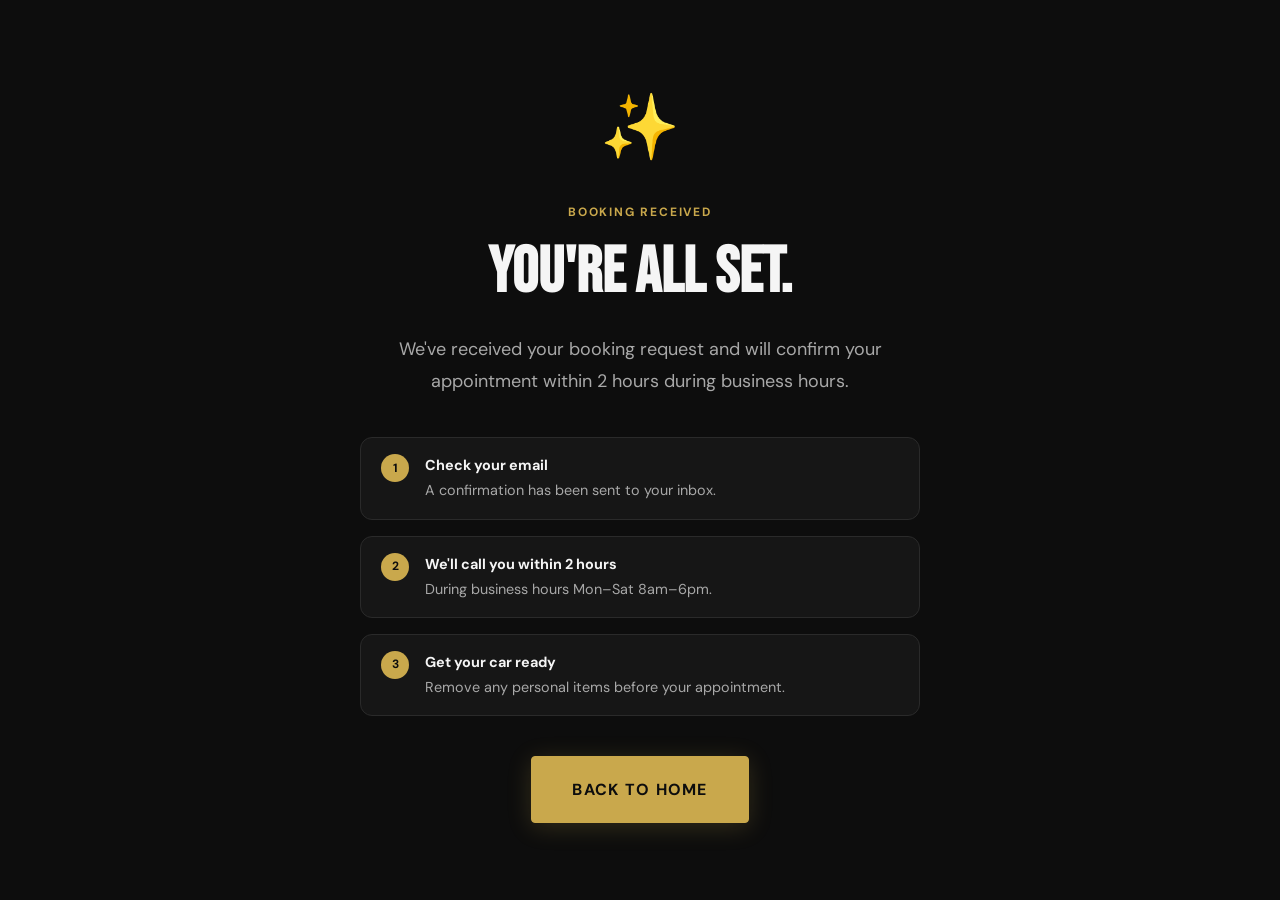
<file: thank-you.html>
<!DOCTYPE html>
<html lang="en">
<head>
  <meta charset="UTF-8" />
  <meta name="viewport" content="width=device-width, initial-scale=1.0"/>
  <title>Booking Received — Luxe Detail</title>
  <link rel="preconnect" href="https://fonts.googleapis.com">
  <link rel="preconnect" href="https://fonts.gstatic.com" crossorigin>
  <link href="https://fonts.googleapis.com/css2?family=Bebas+Neue&family=DM+Sans:wght@400;500;700&display=swap" rel="stylesheet">
  <link rel="stylesheet" href="foundation.css" />
  <style>
    body {
      min-height: 100vh;
      display: flex;
      align-items: center;
      justify-content: center;
      text-align: center;
      padding: 2rem;
    }
    .thankyou {
      max-width: 560px;
    }
    .thankyou__icon {
      font-size: 4rem;
      margin-bottom: 1.5rem;
    }
    .thankyou__label {
      display: block;
      font-size: 0.75rem;
      font-weight: 700;
      letter-spacing: 0.15em;
      text-transform: uppercase;
      color: var(--color-gold);
      margin-bottom: 1rem;
    }
    .thankyou__title {
      font-family: var(--font-display);
      font-size: clamp(2.5rem, 6vw, 4rem);
      color: var(--color-text-primary);
      line-height: 1.1;
      margin-bottom: 1.5rem;
    }
    .thankyou__body {
      font-size: 1.125rem;
      color: var(--color-text-secondary);
      line-height: 1.8;
      margin-bottom: 2.5rem;
    }
    .thankyou__steps {
      display: flex;
      flex-direction: column;
      gap: 1rem;
      margin-bottom: 2.5rem;
      text-align: left;
    }
    .thankyou__step {
      display: flex;
      align-items: flex-start;
      gap: 1rem;
      background: var(--color-surface);
      border: 1px solid var(--color-border);
      border-radius: 12px;
      padding: 1rem 1.25rem;
    }
    .thankyou__step-num {
      width: 28px;
      height: 28px;
      background: var(--color-gold);
      color: var(--color-text-inverse);
      border-radius: 50%;
      display: flex;
      align-items: center;
      justify-content: center;
      font-size: 0.75rem;
      font-weight: 700;
      flex-shrink: 0;
    }
    .thankyou__step-text {
      font-size: 0.9rem;
      color: var(--color-text-secondary);
      line-height: 1.6;
    }
    .thankyou__step-text strong {
      color: var(--color-text-primary);
      display: block;
      margin-bottom: 2px;
    }
  </style>
</head>
<body>
  <div class="thankyou">
    <div class="thankyou__icon">✨</div>
    <span class="thankyou__label">Booking Received</span>
    <h1 class="thankyou__title">You're All Set.</h1>
    <p class="thankyou__body">
      We've received your booking request and will confirm 
      your appointment within 2 hours during business hours.
    </p>

    <div class="thankyou__steps">
      <div class="thankyou__step">
        <div class="thankyou__step-num">1</div>
        <div class="thankyou__step-text">
          <strong>Check your email</strong>
          A confirmation has been sent to your inbox.
        </div>
      </div>
      <div class="thankyou__step">
        <div class="thankyou__step-num">2</div>
        <div class="thankyou__step-text">
          <strong>We'll call you within 2 hours</strong>
          During business hours Mon–Sat 8am–6pm.
        </div>
      </div>
      <div class="thankyou__step">
        <div class="thankyou__step-num">3</div>
        <div class="thankyou__step-text">
          <strong>Get your car ready</strong>
          Remove any personal items before your appointment.
        </div>
      </div>
    </div>

    <a href="/" class="btn btn-primary btn-lg">Back to Home</a>
  </div>
</body>
</html>
</file>
